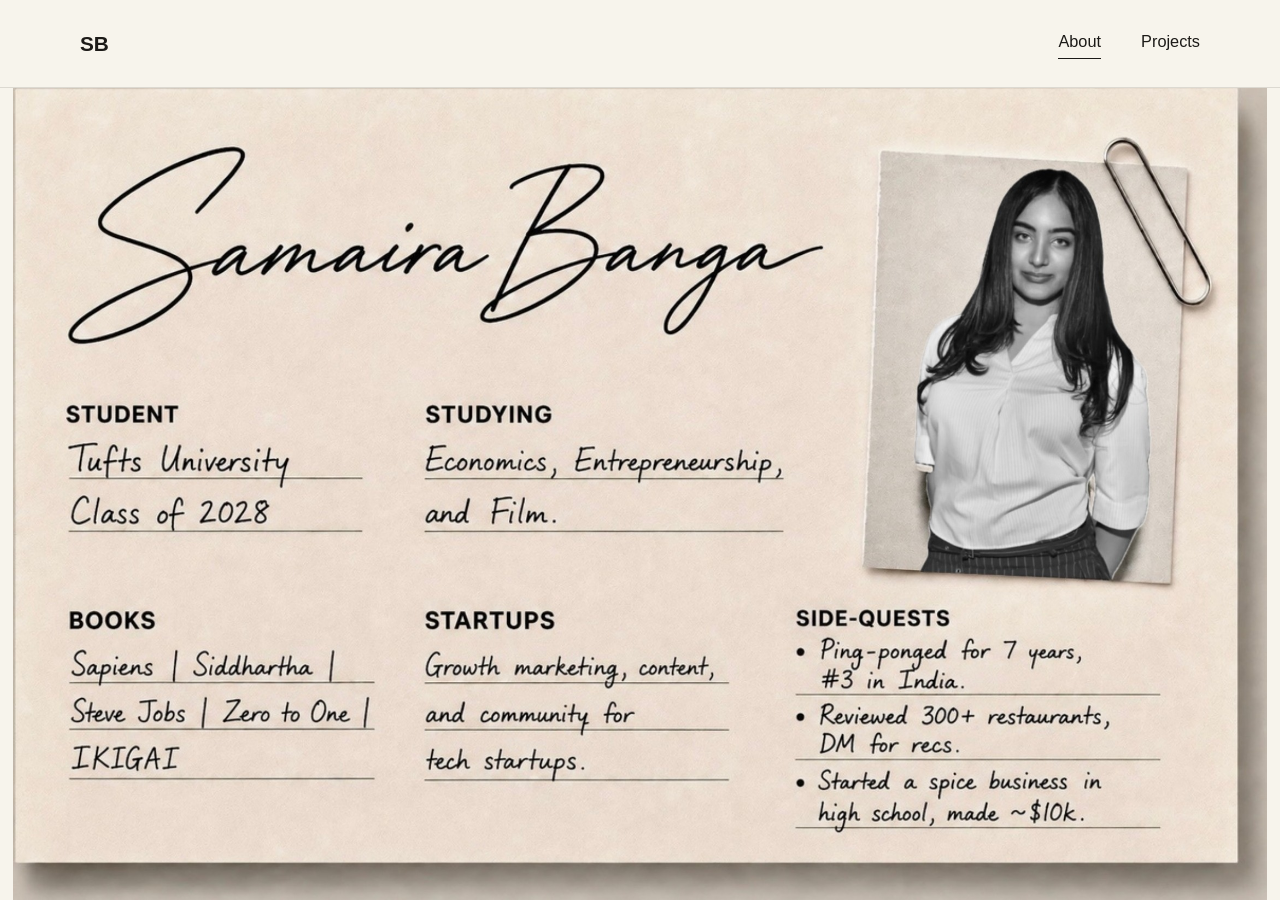
<file: index.html>
<!doctype html>
<html lang="en">
<head>
  <meta charset="utf-8" />
  <meta name="viewport" content="width=device-width, initial-scale=1" />
  <title>Samaira Banga</title>
  <link rel="preconnect" href="https://api.fontshare.com" />
  <link rel="stylesheet" href="https://api.fontshare.com/v2/css?f[]=general-sans@400,500,600,700&display=swap" media="print" onload="this.media='all'" />
  <link rel="stylesheet" href="css/style.css" />
</head>
<body>
  <header class="site-header">
    <div class="wrap">
      <div class="brand">SB</div>
      <nav class="main-nav">
        <a href="index.html" class="active">About</a>
        <a href="projects.html">Projects</a>
      </nav>
    </div>
  </header>

  <main class="home-main">
    <img class="about-hero" src="assets/about-newphoto.jpg" alt="Samaira Banga" />
  </main>

  <script src="js/main.js"></script>
</body>
</html>
</file>
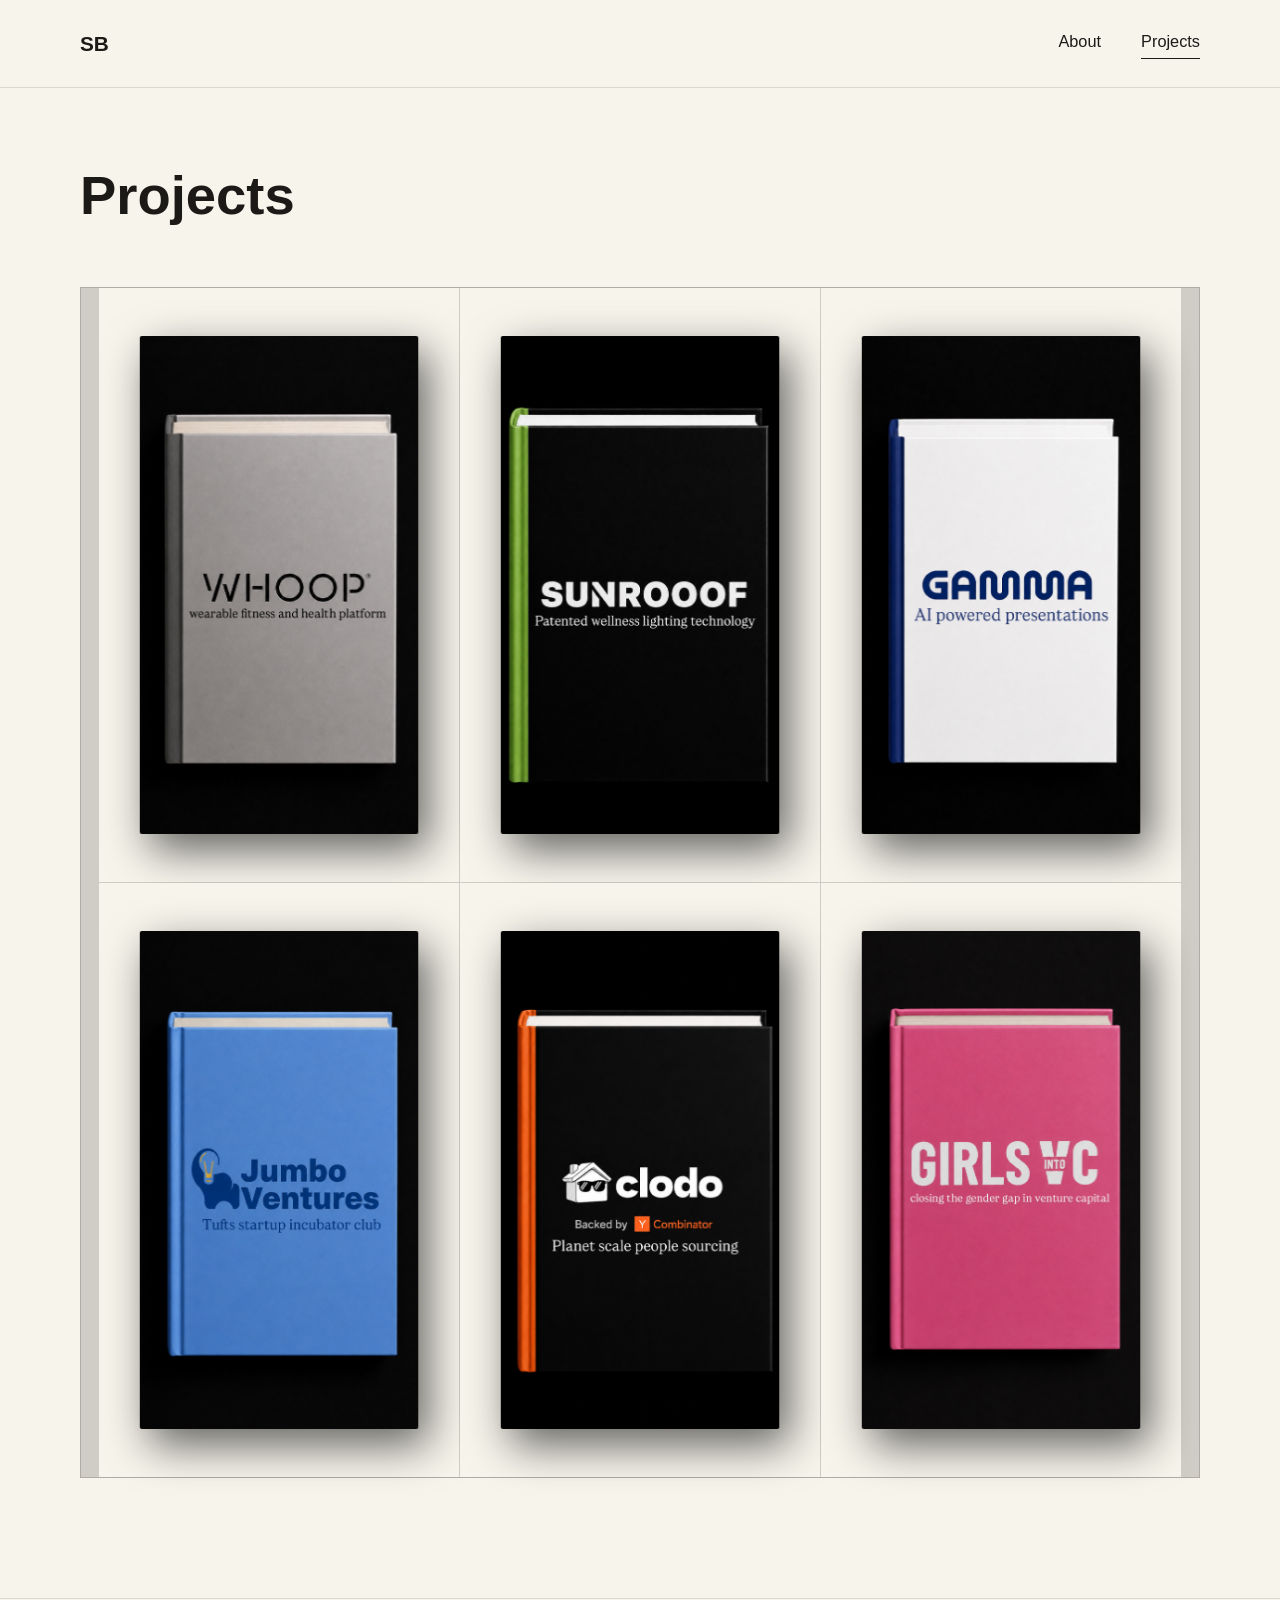
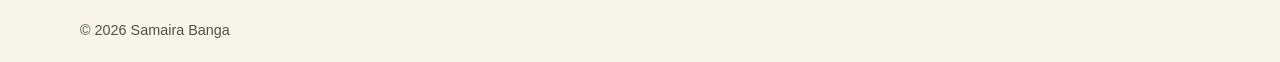
<file: projects.html>
<!doctype html>
<html lang="en">
<head>
  <meta charset="utf-8" />
  <meta name="viewport" content="width=device-width, initial-scale=1" />
  <title>Projects — Samaira Banga</title>
  <link rel="preconnect" href="https://api.fontshare.com" />
  <link rel="stylesheet" href="https://api.fontshare.com/v2/css?f[]=general-sans@400,500,600,700&display=swap" media="print" onload="this.media='all'" />
  <link rel="stylesheet" href="css/style.css" />
</head>
<body>
  <header class="site-header">
    <div class="wrap">
      <a href="index.html" class="brand">SB</a>
      <nav class="main-nav">
        <a href="index.html">About</a>
        <a href="projects.html" class="active">Projects</a>
      </nav>
    </div>
  </header>

  <main>
    <div class="wrap">
      <h1 class="page-title">Projects</h1>

      <div class="bookshelf" id="bookshelf"></div>
    </div>
  </main>

  <footer class="site-footer">
    <div class="wrap">
      <span>&copy; 2026 Samaira Banga</span>
    </div>
  </footer>

  <script src="js/projects-data.js"></script>
  <script src="js/main.js"></script>
</body>
</html>
</file>
<file: css/style.css>
:root {
  --bg: #f7f4ec;
  --ink: #1c1a17;
  --ink-soft: #55504a;
  --line: #1c1a17;
  --gold: #b08d57;
  --card-bg: #ffffff;
}

* { box-sizing: border-box; }

html, body {
  margin: 0;
  padding: 0;
  height: 100%;
}

body {
  background: var(--bg);
  color: var(--ink);
  font-family: 'General Sans', -apple-system, BlinkMacSystemFont, sans-serif;
  font-weight: 400;
  line-height: 1.6;
  display: flex;
  flex-direction: column;
  min-height: 100vh;
}

h1, h2, h3 {
  font-family: 'General Sans', -apple-system, BlinkMacSystemFont, sans-serif;
  font-weight: 700;
  margin: 0;
}

a {
  color: inherit;
  text-decoration: none;
}

img { max-width: 100%; display: block; }

/* ---------- Layout shell ---------- */

.wrap {
  max-width: 1200px;
  margin: 0 auto;
  padding: 0 40px;
}

header.site-header {
  border-bottom: 1px solid rgba(28, 26, 23, 0.12);
}

.site-header .wrap {
  display: flex;
  align-items: center;
  justify-content: space-between;
  padding-top: 28px;
  padding-bottom: 28px;
}

.brand {
  font-family: 'General Sans', -apple-system, BlinkMacSystemFont, sans-serif;
  font-weight: 700;
  font-size: 1.3rem;
  line-height: 1.15;
}

nav.main-nav {
  display: flex;
  gap: 40px;
  font-size: 1.02rem;
}

nav.main-nav a {
  padding-bottom: 4px;
  border-bottom: 1px solid transparent;
  transition: border-color 0.2s ease;
}

nav.main-nav a:hover {
  border-color: rgba(28, 26, 23, 0.4);
}

nav.main-nav a.active {
  border-color: var(--ink);
}

main {
  flex: 1 0 auto;
  padding: 64px 0 120px;
}

.home-main {
  flex: 1 1 auto;
  min-height: 0;
  padding: 0;
  display: flex;
}

.page-title {
  font-size: 3.4rem;
  margin-bottom: 48px;
}

footer.site-footer {
  flex-shrink: 0;
  border-top: 1px solid rgba(28, 26, 23, 0.12);
  padding: 20px 0;
  font-size: 0.9rem;
  color: var(--ink-soft);
}

footer.site-footer .wrap {
  display: flex;
  justify-content: space-between;
  flex-wrap: wrap;
  gap: 12px;
}

/* ---------- About / Home page ---------- */

.about-hero {
  width: 100%;
  height: 100%;
  min-height: 0;
  flex: 1;
  object-fit: contain;
  display: block;
}

/* ---------- Home page: auto tear-in-half transition ---------- */

.tear-half {
  position: fixed;
  overflow: hidden;
  z-index: 1200;
  transition: transform 2s cubic-bezier(0.4, 0, 0.2, 1), opacity 2s ease 0.3s;
}

.tear-half img {
  width: 100%;
  height: 100%;
  object-fit: contain;
  display: block;
}

.tear-left {
  clip-path: polygon(0% 0%, 50% 0%, 53% 10%, 47% 20%, 54% 30%, 46% 40%, 53% 50%, 47% 60%, 54% 70%, 46% 80%, 51% 90%, 50% 100%, 0% 100%);
}

.tear-right {
  clip-path: polygon(100% 0%, 50% 0%, 53% 10%, 47% 20%, 54% 30%, 46% 40%, 53% 50%, 47% 60%, 54% 70%, 46% 80%, 51% 90%, 50% 100%, 100% 100%);
}

.tear-left.tear-apart {
  transform: translateX(-65vw) rotate(-10deg);
  opacity: 0;
}

.tear-right.tear-apart {
  transform: translateX(65vw) rotate(10deg);
  opacity: 0;
}

/* ---------- Projects page: bookshelf ---------- */

.shelf-note {
  color: var(--ink-soft);
  max-width: 60ch;
  margin-bottom: 48px;
  font-size: 1.05rem;
}

.bookshelf {
  display: grid;
  grid-template-columns: repeat(3, minmax(220px, 360px));
  justify-content: center;
  gap: 1px;
  background: rgba(28, 26, 23, 0.18);
  border: 1px solid rgba(28, 26, 23, 0.18);
}

.book-card {
  perspective: 1200px;
  background: var(--bg);
  padding: 48px 40px;
}

.book-link {
  display: block;
}

.book {
  position: relative;
  width: 100%;
  aspect-ratio: 9 / 16;
  transform-style: preserve-3d;
  transform: rotateY(-6deg);
  transition: transform 0.35s ease;
  cursor: pointer;
  filter: drop-shadow(10px 16px 22px rgba(0, 0, 0, 0.6));
}

.book-card:hover .book,
.book-card:focus-within .book {
  transform: rotateY(-20deg) translateX(4px);
}

.book img {
  width: 100%;
  height: 100%;
  object-fit: contain;
  border-radius: 2px;
  outline: 1px solid rgba(28, 26, 23, 0.12);
  outline-offset: -1px;
}

@media (max-width: 640px) {
  .bookshelf {
    grid-template-columns: repeat(3, 1fr);
  }

  .book-card {
    padding: 16px 10px;
  }
}

/* ---------- Book click transition (projects -> detail) ---------- */

.book-flight {
  position: fixed;
  inset: 0;
  z-index: 1000;
  background: #050505;
  opacity: 0;
  transition: opacity 0.45s ease;
  pointer-events: none;
}

.book-flight.show {
  opacity: 1;
}

.book-flight-img {
  position: fixed;
  object-fit: contain;
  z-index: 1001;
  transition: top 0.48s cubic-bezier(0.4, 0, 0.2, 1),
    left 0.48s cubic-bezier(0.4, 0, 0.2, 1),
    width 0.48s cubic-bezier(0.4, 0, 0.2, 1),
    height 0.48s cubic-bezier(0.4, 0, 0.2, 1);
}

/* ---------- Book opening intro (on the detail page) ---------- */

.book-intro {
  position: fixed;
  inset: 0;
  z-index: 1000;
  background: #050505;
  display: flex;
  align-items: center;
  justify-content: center;
  perspective: 1800px;
  transition: opacity 0.4s ease;
}

.book-intro.done {
  opacity: 0;
  pointer-events: none;
}

.book-intro-cover {
  max-height: 92vh;
  max-width: 92vw;
  object-fit: contain;
  transform-origin: left center;
  transition: transform 0.9s cubic-bezier(0.45, 0, 0.2, 1), opacity 0.7s ease 0.15s;
}

.book-intro.opening .book-intro-cover {
  transform: rotateY(-100deg) translateZ(-60px);
  opacity: 0;
}

/* ---------- Project detail page ---------- */

.detail-full {
  max-width: 1500px;
  margin: 0 auto;
  padding: 0 56px;
}

.detail-back {
  display: inline-block;
  margin-bottom: 40px;
  font-size: 0.9rem;
  color: var(--ink-soft);
  border-bottom: 1px solid rgba(28, 26, 23, 0.3);
}

#project-detail {
  opacity: 0;
  transition: opacity 0.6s ease;
}

#project-detail.revealed {
  opacity: 1;
}

.detail-role {
  color: var(--gold);
  text-transform: uppercase;
  letter-spacing: 0.1em;
  font-size: 0.95rem;
  margin-bottom: 16px;
}

.detail-title {
  font-size: 5.5rem;
  line-height: 1.02;
  margin-bottom: 28px;
}

.detail-summary {
  font-size: 1.5rem;
  color: var(--ink-soft);
  margin-bottom: 40px;
  max-width: 78ch;
}

.detail-meta {
  font-size: 1.1rem;
  font-weight: 600;
  margin-bottom: 40px;
  padding: 20px 0;
  border-top: 1px solid rgba(28, 26, 23, 0.12);
  border-bottom: 1px solid rgba(28, 26, 23, 0.12);
}

.detail-photo {
  position: relative;
  display: block;
  width: 100%;
  aspect-ratio: 16 / 9;
  border-radius: 6px;
  overflow: hidden;
  background: #050505;
  box-shadow: 10px 14px 24px rgba(28, 26, 23, 0.22);
}

.detail-photo img {
  width: 100%;
  height: 100%;
  object-fit: cover;
  transition: transform 0.35s ease;
}

.detail-photo:hover img {
  transform: scale(1.02);
}

.detail-photo-caption {
  margin: 14px 0 40px;
  color: var(--ink-soft);
  font-size: 0.95rem;
  font-style: italic;
  max-width: 78ch;
}

.detail-photo-caption.is-large {
  margin: 28px 0 40px;
  color: var(--ink);
  font-size: 2.4rem;
  line-height: 1.2;
  font-weight: 700;
  font-style: normal;
  max-width: 32ch;
}

.detail-section-title {
  font-size: 1.7rem;
  margin: 56px 0 24px;
}

.detail-body {
  margin-top: 40px;
}

.detail-body p {
  color: var(--ink-soft);
  font-size: 1.08rem;
  margin-top: 0;
  margin-bottom: 20px;
}

.inline-link {
  color: #0a66c2;
  border-bottom: 1px solid rgba(10, 102, 194, 0.35);
}

.inline-link:hover {
  border-color: rgba(10, 102, 194, 0.8);
}

.detail-facts {
  display: flex;
  flex-wrap: wrap;
  gap: 48px;
  margin: 40px 0;
  padding: 28px 0;
  border-top: 1px solid rgba(28, 26, 23, 0.12);
  border-bottom: 1px solid rgba(28, 26, 23, 0.12);
}

.detail-facts div span {
  display: block;
  font-size: 0.8rem;
  text-transform: uppercase;
  letter-spacing: 0.06em;
  color: var(--ink-soft);
  margin-bottom: 4px;
}

/* ---------- Project videos (max 2 columns; each pic's text sits under it) ---------- */

.detail-gallery {
  display: flex;
  flex-wrap: wrap;
  gap: 32px;
  margin-top: 40px;
}

.gallery-col {
  flex: 1 1 320px;
  max-width: 620px;
}

.gallery-col-text {
  margin-top: 20px;
}

.gallery-col-text p {
  margin: 0;
  color: var(--ink-soft);
  font-size: 1.08rem;
}

.gallery-col-text p + p {
  margin-top: 20px;
}

.gallery-photo {
  position: relative;
  display: block;
  width: 100%;
  border-radius: 6px;
  overflow: hidden;
  box-shadow: 10px 14px 24px rgba(28, 26, 23, 0.22);
}

.gallery-photo img {
  width: 100%;
  height: auto;
  display: block;
  transition: transform 0.35s ease;
}

.gallery-photo:hover img {
  transform: scale(1.02);
}

.detail-video-thumb {
  position: relative;
  display: block;
  width: 100%;
  aspect-ratio: 9 / 16;
  border-radius: 6px;
  overflow: hidden;
  background: #050505;
  box-shadow: 10px 14px 24px rgba(28, 26, 23, 0.22);
}

.detail-video-thumb img {
  width: 100%;
  height: 100%;
  object-fit: cover;
  transition: transform 0.35s ease;
}

.detail-video-thumb:hover img {
  transform: scale(1.04);
}

.link-arrow {
  position: absolute;
  bottom: 14px;
  right: 14px;
  width: 42px;
  height: 42px;
  border-radius: 50%;
  display: flex;
  align-items: center;
  justify-content: center;
  background: rgba(5, 5, 5, 0.78);
  color: #fff;
  box-shadow: 0 6px 14px rgba(0, 0, 0, 0.35);
  transition: transform 0.25s ease, background 0.25s ease;
}

.link-arrow svg {
  width: 20px;
  height: 20px;
}

a:hover .link-arrow {
  transform: scale(1.12);
  background: rgba(5, 5, 5, 0.92);
}

@media (max-width: 760px) {
  .link-arrow { width: 36px; height: 36px; bottom: 10px; right: 10px; }
  .link-arrow svg { width: 17px; height: 17px; }
}

@media (max-width: 760px) {
  .wrap { padding: 0 22px; }
  .detail-full { padding: 0 22px; }
  .page-title { font-size: 2.4rem; }
  .detail-title { font-size: 2.8rem; }
  .detail-summary { font-size: 1.15rem; }
  .detail-gallery { gap: 16px; }
  .gallery-col { flex-basis: 140px; }
  nav.main-nav { gap: 24px; }
}
</file>
